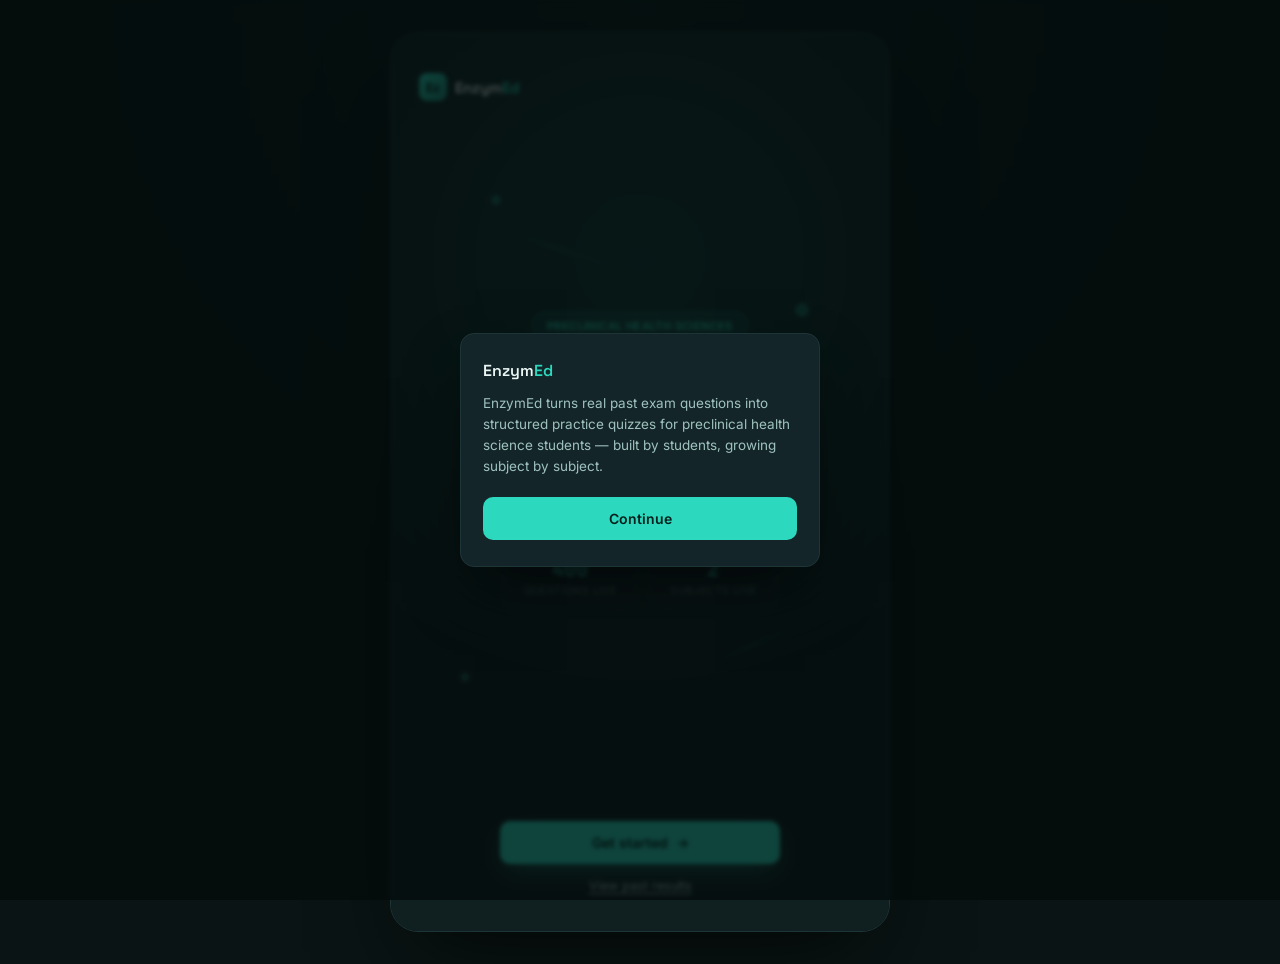
<file: index.html>
<!DOCTYPE html>
<html lang="en">
<head>
<meta charset="UTF-8">
<meta name="viewport" content="width=device-width, initial-scale=1.0">
<title>EnzymEd — Practice Quizzes</title>
<link rel="preconnect" href="https://fonts.googleapis.com">
<link href="https://fonts.googleapis.com/css2?family=Space+Grotesk:wght@500;600;700&family=Inter:wght@400;500;600&family=JetBrains+Mono:wght@500;600&display=swap" rel="stylesheet">
<link rel="stylesheet" href="style.css">
</head>
<body>

<div class="stage">

  <div class="landing-screen">

    <!-- Animated molecule motif — subtle branded motion -->
    <div class="molecule-field" aria-hidden="true">
      <div class="mol-node mol-node-1"></div>
      <div class="mol-node mol-node-2"></div>
      <div class="mol-node mol-node-3"></div>
      <div class="mol-bond mol-bond-a"></div>
      <div class="mol-bond mol-bond-b"></div>
    </div>

    <div class="landing-top landing-fade" style="animation-delay:0s">
      <div class="brand-mark landing-mark">Ez</div>
      <div class="brand-name landing-brand">Enzym<span>Ed</span></div>
    </div>

    <div class="landing-center">
      <div class="landing-badge landing-fade" style="animation-delay:0.05s">Preclinical Health Sciences</div>
      <div class="landing-title landing-fade" style="animation-delay:0.15s">Practice like it's<br>the real exam.</div>
      <div class="landing-sub landing-fade" style="animation-delay:0.25s">
        Real past questions, turned into structured practice — with instant feedback and explanations for every answer.
      </div>

      <div class="landing-stats landing-fade" style="animation-delay:0.35s">
        <div class="stat-chip">
          <div class="stat-chip-num" id="statQuestions">0</div>
          <div class="stat-chip-label">Questions live</div>
        </div>
        <div class="stat-chip">
          <div class="stat-chip-num" id="statSubjects">0</div>
          <div class="stat-chip-label">Subjects live</div>
        </div>
      </div>
    </div>

    <div class="landing-footer landing-fade" style="animation-delay:0.45s">
      <a href="courses.html" class="landing-cta-wrap">
        <button class="btn-primary landing-cta">
          <span>Get started</span>
          <span class="cta-arrow">→</span>
        </button>
      </a>
      <a href="history.html" class="landing-history-link">View past results</a>
    </div>
  </div>

  <!-- ===== DESCRIPTION POPUP (shown every time this page opens) ===== -->
  <div class="popup-overlay" id="descPopup">
    <div class="popup-card" id="popupCard">
      <div class="popup-brand">Enzym<span>Ed</span></div>
      <div class="popup-text">
        EnzymEd turns real past exam questions into structured practice quizzes for preclinical health science students — built by students, growing subject by subject.
      </div>
      <button class="btn-primary" id="popupContinueBtn" type="button">Continue</button>
    </div>
  </div>

</div>

<script src="data-mathematics.js"></script>
<script src="data-chemistry.js"></script>
<script src="data-physics.js"></script>
<script src="data-biology.js"></script>
<script src="data-anatomy.js"></script>
<script src="data-physiology.js"></script>
<script src="data-biochemistry.js"></script>
<script src="data-microbiology.js"></script>
<script src="data-biostatistics.js"></script>
<script src="script.js"></script>
</body>
</html>
</file>
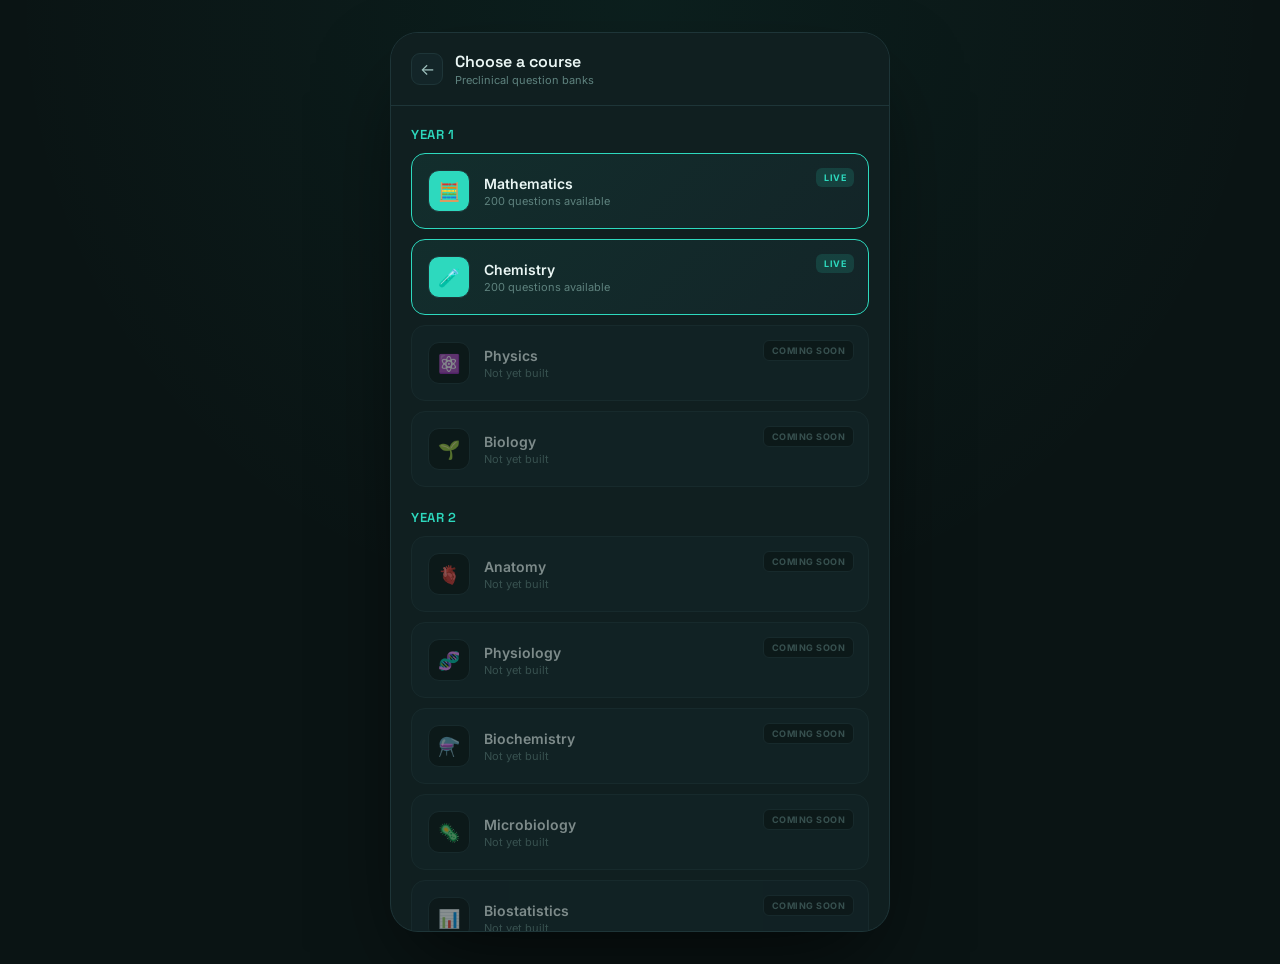
<file: courses.html>
<!DOCTYPE html>
<html lang="en">
<head>
<meta charset="UTF-8">
<meta name="viewport" content="width=device-width, initial-scale=1.0">
<title>EnzymEd — Choose a Course</title>
<link rel="preconnect" href="https://fonts.googleapis.com">
<link href="https://fonts.googleapis.com/css2?family=Space+Grotesk:wght@500;600;700&family=Inter:wght@400;500;600&family=JetBrains+Mono:wght@500;600&display=swap" rel="stylesheet">
<link rel="stylesheet" href="style.css">
</head>
<body>

<div class="stage">
  <div class="top-bar">
    <a href="index.html"><div class="back-btn">←</div></a>
    <div>
      <div class="top-title">Choose a course</div>
      <div class="top-sub">Preclinical question banks</div>
    </div>
  </div>
  <div class="picker-body" id="coursesList"></div>
</div>

<script src="data-mathematics.js"></script>
<script src="data-chemistry.js"></script>
<script src="data-physics.js"></script>
<script src="data-biology.js"></script>
<script src="data-anatomy.js"></script>
<script src="data-physiology.js"></script>
<script src="data-biochemistry.js"></script>
<script src="data-microbiology.js"></script>
<script src="data-biostatistics.js"></script>
<script src="script.js"></script>
</body>
</html>
</file>
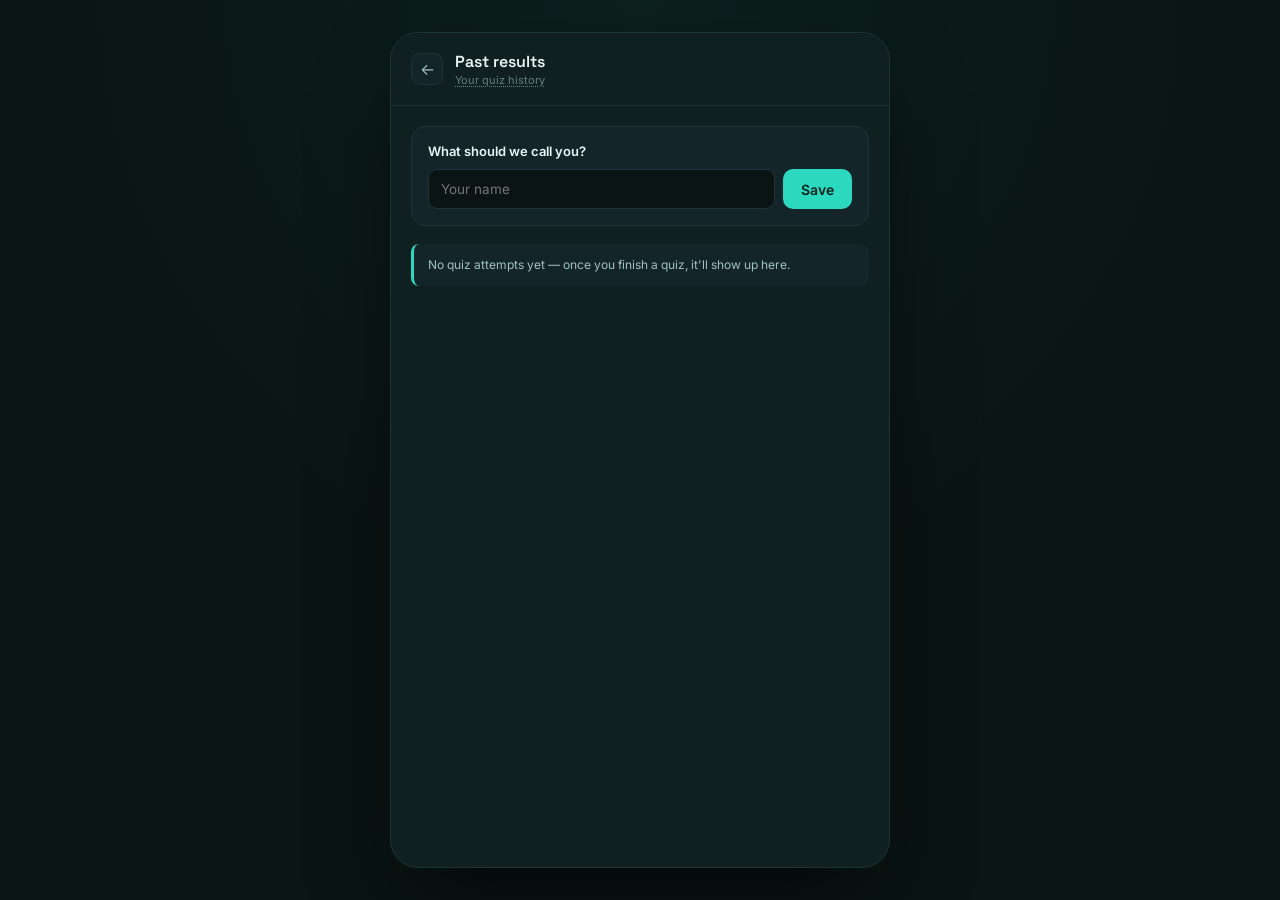
<file: history.html>
<!DOCTYPE html>
<html lang="en">
<head>
<meta charset="UTF-8">
<meta name="viewport" content="width=device-width, initial-scale=1.0">
<title>EnzymEd — Past Results</title>
<link rel="preconnect" href="https://fonts.googleapis.com">
<link href="https://fonts.googleapis.com/css2?family=Space+Grotesk:wght@500;600;700&family=Inter:wght@400;500;600&family=JetBrains+Mono:wght@500;600&display=swap" rel="stylesheet">
<link rel="stylesheet" href="style.css">
</head>
<body>

<div class="stage">
  <div class="top-bar">
    <a href="index.html"><div class="back-btn">←</div></a>
    <div>
      <div class="top-title">Past results</div>
      <div class="top-sub" id="historySubtitle">Your quiz history</div>
    </div>
  </div>
  <div class="picker-body">
    <div class="name-capture" id="nameCapture" style="display:none;">
      <div class="name-capture-label">What should we call you?</div>
      <div class="name-capture-row">
        <input type="text" id="nameInput" class="name-input" placeholder="Your name" maxlength="30">
        <button class="btn-primary name-save-btn" id="nameSaveBtn">Save</button>
      </div>
    </div>
    <div id="historyList"></div>
    <button class="btn-ghost" id="clearHistoryBtn" style="display:none; margin-top:8px;">Clear history</button>
  </div>
</div>

<script src="data-mathematics.js"></script>
<script src="data-chemistry.js"></script>
<script src="data-physics.js"></script>
<script src="data-biology.js"></script>
<script src="data-anatomy.js"></script>
<script src="data-physiology.js"></script>
<script src="data-biochemistry.js"></script>
<script src="data-microbiology.js"></script>
<script src="data-biostatistics.js"></script>
<script src="script.js"></script>
</body>
</html>
</file>
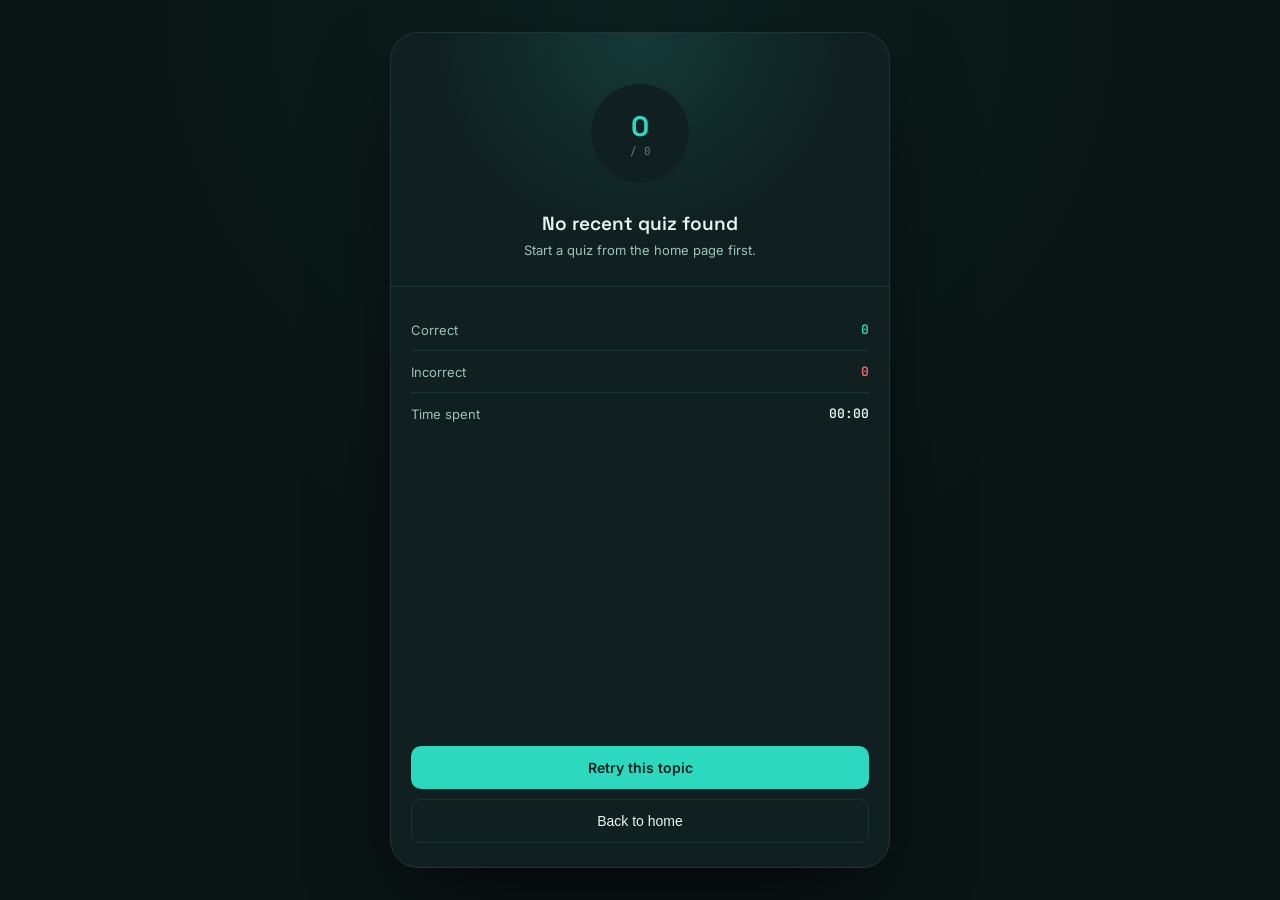
<file: results (1).html>
<!DOCTYPE html>
<html lang="en">
<head>
<meta charset="UTF-8">
<meta name="viewport" content="width=device-width, initial-scale=1.0">
<title>EnzymEd — Results</title>
<link rel="preconnect" href="https://fonts.googleapis.com">
<link href="https://fonts.googleapis.com/css2?family=Space+Grotesk:wght@500;600;700&family=Inter:wght@400;500;600&family=JetBrains+Mono:wght@500;600&display=swap" rel="stylesheet">
<link rel="stylesheet" href="style.css">
</head>
<body>

<div class="stage">
  <div class="results-hero">
    <div class="score-ring" id="scoreRing"><div class="score-ring-in"><div class="score-num" id="scoreNum">0</div><div class="score-den" id="scoreDen">/ 0</div></div></div>
    <div class="results-title" id="resultsTitle">Nice run 🧪</div>
    <div class="results-sub" id="resultsSub">Here's how you did.</div>
  </div>
  <div class="results-breakdown">
    <div class="bd-row"><div class="bd-label">Correct</div><div class="bd-val good" id="bdCorrect">0</div></div>
    <div class="bd-row"><div class="bd-label">Incorrect</div><div class="bd-val bad" id="bdIncorrect">0</div></div>
    <div class="bd-row"><div class="bd-label">Time spent</div><div class="bd-val" id="bdTime">00:00</div></div>
  </div>
  <div class="results-footer">
    <button class="btn-primary" id="reviewAnswersBtn" style="display:none;">Review answers</button>
    <button class="btn-primary" id="retryBtn">Retry this topic</button>
    <button class="btn-ghost" id="homeBtn">Back to home</button>
  </div>
</div>

<script src="data-mathematics.js"></script>
<script src="data-chemistry.js"></script>
<script src="data-physics.js"></script>
<script src="data-biology.js"></script>
<script src="data-anatomy.js"></script>
<script src="data-physiology.js"></script>
<script src="data-biochemistry.js"></script>
<script src="data-microbiology.js"></script>
<script src="data-biostatistics.js"></script>
<script src="script.js"></script>
</body>
</html>
</file>
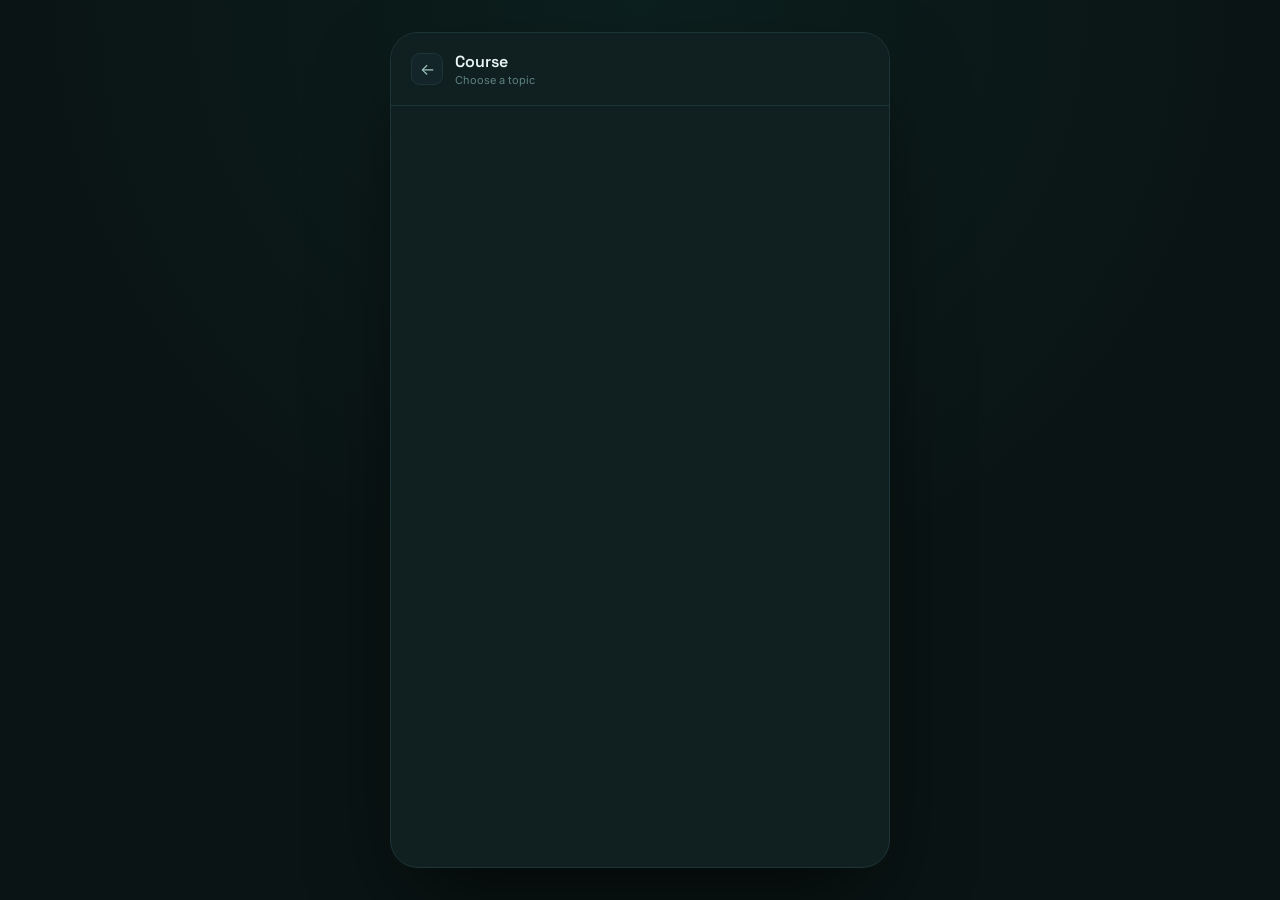
<file: topics.html>
<!DOCTYPE html>
<html lang="en">
<head>
<meta charset="UTF-8">
<meta name="viewport" content="width=device-width, initial-scale=1.0">
<title>EnzymEd — Choose a Topic</title>
<link rel="preconnect" href="https://fonts.googleapis.com">
<link href="https://fonts.googleapis.com/css2?family=Space+Grotesk:wght@500;600;700&family=Inter:wght@400;500;600&family=JetBrains+Mono:wght@500;600&display=swap" rel="stylesheet">
<link rel="stylesheet" href="style.css">
</head>
<body>

<div class="stage">
  <div class="top-bar">
    <a href="courses.html"><div class="back-btn">←</div></a>
    <div>
      <div class="top-title" id="topTitle">Course</div>
      <div class="top-sub">Choose a topic</div>
    </div>
  </div>
  <div class="picker-body" id="topicsList"></div>
</div>

<script src="data-mathematics.js"></script>
<script src="data-chemistry.js"></script>
<script src="data-physics.js"></script>
<script src="data-biology.js"></script>
<script src="data-anatomy.js"></script>
<script src="data-physiology.js"></script>
<script src="data-biochemistry.js"></script>
<script src="data-microbiology.js"></script>
<script src="data-biostatistics.js"></script>
<script src="script.js"></script>
</body>
</html>
</file>
<file: style.css>
/* ============================================
   EnzymEd Quiz App — Shared Stylesheet
   Used by: index.html, courses.html, quiz.html, results.html
   ============================================ */

:root{
  --bg-deep:#0A1414;
  --bg-panel:#101F20;
  --bg-panel-2:#132528;
  --line:#1E3538;
  --teal:#2DD9BE;
  --teal-dim:#1D8C7A;
  --amber:#F5A623;
  --coral:#FF6B6B;
  --text-hi:#EAF6F4;
  --text-mid:#9FC2BE;
  --text-low:#5E827E;
  --radius:14px;
}
*{box-sizing:border-box; margin:0; padding:0;}
html{overflow-x:hidden;}
body{
  background:var(--bg-deep);
  color:var(--text-hi);
  font-family:'Inter',sans-serif;
  min-height:100vh;
  -webkit-font-smoothing:antialiased;
  overflow-x:hidden;
}
.display{font-family:'Space Grotesk',sans-serif;}
.mono{font-family:'JetBrains Mono',monospace;}
a{color:inherit; text-decoration:none;}

.stage{
  max-width:460px;
  width:100%;
  margin:0 auto;
  background:var(--bg-panel);
  min-height:100vh;
  position:relative;
  display:flex;
  flex-direction:column;
  overflow-x:hidden;
}

/* ---------- Responsive: tablet and desktop ----------
   On phones (the default above), the card fills the screen naturally.
   On wider screens, rather than leaving it stranded as a narrow column
   in empty space, give it a defined "app frame" — a bit wider, with a
   visible edge and shadow — so it reads as intentional, not broken. */
@media (min-width: 640px){
  body{
    padding:32px 16px;
    display:flex;
    justify-content:center;
    background:
      radial-gradient(circle at 50% 0%, rgba(45,217,190,0.06), transparent 55%),
      var(--bg-deep);
  }
  .stage{
    max-width:480px;
    min-height:auto;
    max-height:900px;
    border-radius:28px;
    border:1px solid var(--line);
    box-shadow:0 40px 90px -20px rgba(0,0,0,0.65);
    overflow-y:auto;
  }
  /* landing-screen forces min-height:100vh for the mobile full-screen look —
     on the capped desktop/tablet card, let it fill the card naturally instead. */
  .landing-screen{
    min-height:auto;
  }
  #overviewScreen, #questionScreen{
    min-height:auto;
  }
}

@media (min-width: 1024px){
  .stage{
    max-width:500px;
  }
}


/* Safety net: these screens are toggled via JS (display:none <-> flex).
   Forcing flex-direction:column here means even if a future JS change
   sets display:flex without specifying direction, content still stacks
   correctly instead of collapsing into a horizontal row. */
#overviewScreen, #questionScreen{
  flex-direction:column;
}

/* Buttons */
.btn-primary{
  background:var(--teal); color:#04211D; border:none; padding:13px 16px; border-radius:10px;
  font-weight:600; font-size:14px; font-family:'Inter'; cursor:pointer; width:100%;
}
.btn-primary:disabled{background:var(--line); color:var(--text-low); cursor:not-allowed;}
.btn-ghost{
  padding:13px 16px; border-radius:10px; border:1px solid var(--line); background:transparent;
  color:var(--text-hi); font-size:14px; cursor:pointer; width:100%;
}

/* Overview & question screens (quiz.html) — always stack vertically.
   JS only toggles display:none/flex; direction is fixed here so that
   toggling display can never accidentally break the layout again. */
#overviewScreen, #questionScreen{
  display:flex;
  flex-direction:column;
  min-height:100vh;
}

/* Header / top bar (courses, quiz, results pages) */
.top-bar{
  padding:18px 20px; display:flex; align-items:center; gap:12px; border-bottom:1px solid var(--line);
  background:var(--bg-panel);
}
.back-btn{
  width:32px; height:32px; border-radius:9px; background:var(--bg-panel-2); border:1px solid var(--line);
  display:flex; align-items:center; justify-content:center; color:var(--text-mid); cursor:pointer; font-size:16px;
}
.top-title{font-family:'Space Grotesk'; font-weight:600; font-size:16px;}
.top-sub{font-size:11px; color:var(--text-low); margin-top:1px;}

/* Brand mark (home page) */
.brand-row{display:flex; align-items:center; gap:8px; margin-bottom:28px;}
.brand-mark{
  width:28px; height:28px; border-radius:8px;
  background:linear-gradient(135deg, var(--teal), var(--teal-dim));
  display:flex; align-items:center; justify-content:center;
  font-family:'Space Grotesk'; font-weight:700; color:#04211D; font-size:14px;
}
.brand-name{font-family:'Space Grotesk'; font-weight:600; font-size:15px;}
.brand-name span{color:var(--teal);}

/* Home hero */
.home-hero{
  padding:32px 24px 24px;
  background:radial-gradient(circle at 20% 0%, rgba(45,217,190,0.14), transparent 55%), var(--bg-panel);
  border-bottom:1px solid var(--line);
}
.hero-eyebrow{font-size:11px; text-transform:uppercase; letter-spacing:1.5px; color:var(--teal); margin-bottom:10px; font-weight:600;}
.hero-title{font-family:'Space Grotesk'; font-size:30px; line-height:1.15; font-weight:700; margin-bottom:12px;}
.hero-sub{font-size:14px; color:var(--text-mid); line-height:1.5; margin-bottom:22px;}
.home-body{padding:24px; flex:1;}
.section-label{font-size:12px; font-weight:600; text-transform:uppercase; letter-spacing:0.8px; color:var(--text-mid); margin-bottom:12px;}

/* Course picker */
.picker-body{padding:20px; flex:1; overflow-y:auto;}
.year-heading{
  font-family:'Space Grotesk'; font-size:13px; font-weight:600; color:var(--teal);
  text-transform:uppercase; letter-spacing:0.6px; margin:22px 0 10px;
}
.year-heading:first-child{margin-top:0;}
.course-card{
  border:1px solid var(--line); border-radius:var(--radius); padding:16px; margin-bottom:10px;
  background:var(--bg-panel-2); display:flex; align-items:center; gap:14px; cursor:pointer; position:relative;
}
.course-card.active{border-color:var(--teal); background:linear-gradient(135deg, rgba(45,217,190,0.08), var(--bg-panel-2));}
.course-card.locked{opacity:0.5; cursor:default;}
.course-icon{
  width:42px; height:42px; border-radius:11px; background:var(--bg-deep); display:flex; align-items:center; justify-content:center;
  font-size:18px; flex-shrink:0; border:1px solid var(--line);
}
.course-card.active .course-icon{background:var(--teal); color:#04211D;}
.course-name{font-size:14px; font-weight:600;}
.course-meta{font-size:11px; color:var(--text-low); margin-top:2px;}
.course-badge{
  position:absolute; top:14px; right:14px; font-size:9px; font-weight:700; padding:4px 8px; border-radius:6px;
  text-transform:uppercase; letter-spacing:0.5px;
}
.badge-live{background:rgba(45,217,190,0.15); color:var(--teal);}
.badge-soon{background:var(--bg-deep); color:var(--text-low); border:1px solid var(--line);}

/* Topic list (within a subject) */
.topic-card{
  border:1px solid var(--line); border-radius:var(--radius); padding:14px 16px; margin-bottom:8px;
  background:var(--bg-panel-2); cursor:pointer;
}
.topic-card.locked{opacity:0.5; cursor:default;}
.topic-name{font-size:13.5px; font-weight:600;}
.topic-meta{font-size:11px; color:var(--text-low); margin-top:3px;}
.topic-overview{
  font-size:12px; color:var(--text-mid); line-height:1.5; margin:14px 0 18px;
  background:var(--bg-panel-2); border-left:3px solid var(--teal); border-radius:8px; padding:12px 14px;
}

/* Quiz */
.quiz-top{padding:16px 20px; border-bottom:1px solid var(--line); background:var(--bg-panel);}
.quiz-meta-row{display:flex; justify-content:space-between; align-items:center; margin-bottom:12px;}
.quiz-course-tag{font-size:11px; color:var(--teal); font-weight:600; text-transform:uppercase; letter-spacing:0.5px;}
.quiz-timer{font-family:'JetBrains Mono'; font-size:13px; color:var(--amber); font-weight:600;}
.quiz-progress-track{height:4px; background:var(--line); border-radius:2px; overflow:hidden;}
.quiz-progress-fill{height:100%; width:0%; background:linear-gradient(90deg, var(--teal-dim), var(--teal)); border-radius:2px; transition:width .3s;}
.quiz-progress-label{font-size:10px; color:var(--text-low); margin-top:6px; font-family:'JetBrains Mono';}
.quiz-body{padding:24px 20px; flex:1; display:flex; flex-direction:column;}
.q-format-tag{display:inline-block; font-size:10px; padding:4px 9px; border-radius:6px; background:var(--bg-panel-2); border:1px solid var(--line); color:var(--text-mid); margin-bottom:16px; font-weight:600; width:fit-content;}
.q-stem{font-size:16px; line-height:1.55; margin-bottom:22px;}
.q-options{display:flex; flex-direction:column; gap:10px; margin-bottom:18px;}
.option{border:1px solid var(--line); background:var(--bg-panel-2); border-radius:11px; padding:13px 14px; display:flex; align-items:center; gap:12px; cursor:pointer; font-size:13.5px; transition:all .12s;}
.option:hover{border-color:var(--teal-dim);}
.option .opt-letter{width:24px; height:24px; border-radius:7px; background:var(--bg-deep); border:1px solid var(--line); display:flex; align-items:center; justify-content:center; font-size:11px; font-family:'JetBrains Mono'; color:var(--text-mid); flex-shrink:0;}
.option.correct{border-color:var(--teal); background:rgba(45,217,190,0.08);}
.option.correct .opt-letter{background:var(--teal); color:#04211D; border-color:var(--teal);}
.option.incorrect{border-color:var(--coral); background:rgba(255,107,107,0.07);}
.option.incorrect .opt-letter{background:var(--coral); color:#2A0808; border-color:var(--coral);}
.option.disabled{cursor:default; pointer-events:none;}
/* Exam mode: selection is marked neutrally — no correct/incorrect reveal until submit */
.option.selected{border-color:var(--amber); background:rgba(245,166,35,0.08);}
.option.selected .opt-letter{background:var(--amber); color:#2A1D04; border-color:var(--amber);}

/* ---------- Mode choice cards (Quiz Mode vs Exam Mode) ---------- */
.mode-choice-label{
  font-size:12px; font-weight:600; text-transform:uppercase; letter-spacing:0.6px;
  color:var(--text-mid); margin:22px 0 12px;
}
.mode-card{
  display:flex; align-items:flex-start; gap:14px; border:1px solid var(--line);
  background:var(--bg-panel-2); border-radius:var(--radius); padding:16px; margin-bottom:10px; cursor:pointer;
  transition:border-color 0.15s ease;
}
.mode-card:hover{border-color:var(--teal-dim);}
.mode-card:active{transform:scale(0.98);}
.mode-card-icon{font-size:20px; flex-shrink:0;}
.mode-card-title{font-size:14px; font-weight:600; margin-bottom:3px;}
.mode-card-desc{font-size:12px; color:var(--text-low); line-height:1.5;}

/* ---------- Question navigator (exam mode) ---------- */
.question-nav{
  display:flex; gap:6px; overflow-x:auto; margin-top:12px; padding-bottom:4px;
}
.nav-dot{
  flex-shrink:0; width:28px; height:28px; border-radius:8px; display:flex; align-items:center; justify-content:center;
  font-family:'JetBrains Mono'; font-size:11px; font-weight:600; color:var(--text-mid);
  background:var(--bg-panel-2); border:1px solid var(--line); cursor:pointer;
}
.nav-dot-answered{background:rgba(245,166,35,0.15); border-color:var(--amber); color:var(--amber);}
.nav-dot-current{border-color:var(--teal); color:var(--teal); box-shadow:0 0 0 2px rgba(45,217,190,0.2);}

/* ---------- Exam mode footer ---------- */
.exam-footer{display:flex; flex-direction:column; gap:10px;}
.exam-nav-row{display:flex; gap:10px;}
.exam-nav-row .btn-ghost{flex:1;}
.exam-nav-row .btn-ghost:disabled{opacity:0.4; cursor:not-allowed;}
.explain-box{background:var(--bg-panel-2); border-left:3px solid var(--teal); border-radius:8px; padding:12px 14px; font-size:12.5px; color:var(--text-mid); line-height:1.5; margin-bottom:18px; display:none;}
.explain-box b{color:var(--teal);}
.quiz-footer{margin-top:auto;}

/* Results */
.results-hero{padding:40px 24px 28px; text-align:center; border-bottom:1px solid var(--line); background:radial-gradient(circle at 50% 0%, rgba(45,217,190,0.14), transparent 60%);}
.score-ring{width:120px; height:120px; border-radius:50%; margin:0 auto 18px; display:flex; align-items:center; justify-content:center;}
.score-ring-in{width:98px; height:98px; border-radius:50%; background:var(--bg-panel); display:flex; flex-direction:column; align-items:center; justify-content:center;}
.score-num{font-family:'Space Grotesk'; font-size:28px; font-weight:700; color:var(--teal);}
.score-den{font-size:11px; color:var(--text-low); font-family:'JetBrains Mono';}
.results-title{font-family:'Space Grotesk'; font-size:19px; font-weight:600; margin-bottom:6px;}
.results-sub{font-size:13px; color:var(--text-mid);}
.results-breakdown{padding:22px 20px; flex:1;}
.bd-row{display:flex; justify-content:space-between; align-items:center; padding:12px 0; border-bottom:1px solid var(--line); font-size:13px;}
.bd-row:last-child{border-bottom:none;}
.bd-label{color:var(--text-mid);}
.bd-val{font-family:'JetBrains Mono'; font-weight:600;}
.bd-val.good{color:var(--teal);}
.bd-val.bad{color:var(--coral);}
.results-footer{padding:0 20px 24px; display:flex; flex-direction:column; gap:10px;}

/* ---------- Landing screen (interactive homepage) ---------- */
.landing-screen{
  flex:1; display:flex; flex-direction:column; justify-content:space-between;
  min-height:100vh; padding:40px 28px; position:relative; overflow:hidden;
  background:radial-gradient(circle at 50% 25%, rgba(45,217,190,0.16), transparent 60%);
}

/* Subtle animated molecule motif in the background — ties to the enzyme/reaction brand */
.molecule-field{position:absolute; inset:0; z-index:0; pointer-events:none;}
.mol-node{
  position:absolute; width:10px; height:10px; border-radius:50%;
  background:var(--teal); opacity:0.35; filter:blur(0.5px);
  animation:mol-float 7s ease-in-out infinite;
}
.mol-node-1{top:18%; left:20%; animation-delay:0s;}
.mol-node-2{top:30%; right:16%; width:14px; height:14px; animation-delay:1.2s;}
.mol-node-3{bottom:28%; left:14%; width:8px; height:8px; animation-delay:2.4s;}
.mol-bond{
  position:absolute; height:1px; background:linear-gradient(90deg, transparent, rgba(45,217,190,0.3), transparent);
  animation:mol-pulse 5s ease-in-out infinite;
}
.mol-bond-a{top:24%; left:22%; width:120px; transform:rotate(18deg); animation-delay:0.5s;}
.mol-bond-b{bottom:32%; right:18%; width:90px; transform:rotate(-24deg); animation-delay:1.8s;}
@keyframes mol-float{
  0%, 100%{ transform:translateY(0px); }
  50%{ transform:translateY(-14px); }
}
@keyframes mol-pulse{
  0%, 100%{ opacity:0.15; }
  50%{ opacity:0.5; }
}

.landing-top{position:relative; z-index:1; display:flex; align-items:center; gap:8px;}
.landing-top .landing-mark{width:28px; height:28px; border-radius:8px; font-size:13px; margin-bottom:0; box-shadow:none;}
.landing-top .landing-brand{font-size:15px; margin-bottom:0;}

.landing-center{
  flex:1; display:flex; flex-direction:column; align-items:center; justify-content:center;
  text-align:center; position:relative; z-index:1;
}

.landing-badge{
  display:inline-block; font-size:11px; font-weight:600; letter-spacing:0.4px; text-transform:uppercase;
  color:var(--teal); background:rgba(45,217,190,0.1); border:1px solid rgba(45,217,190,0.25);
  padding:6px 14px; border-radius:20px; margin-bottom:18px;
}
.landing-title{
  font-family:'Space Grotesk'; font-weight:700; font-size:32px; line-height:1.2; margin-bottom:14px;
}
.landing-sub{font-size:14.5px; color:var(--text-mid); line-height:1.55; max-width:320px; margin:0 auto 26px;}

.landing-stats{display:flex; gap:12px; justify-content:center;}
.stat-chip{
  background:var(--bg-panel-2); border:1px solid var(--line); border-radius:12px;
  padding:12px 20px; min-width:100px;
}
.stat-chip-num{font-family:'JetBrains Mono'; font-size:20px; font-weight:600; color:var(--teal);}
.stat-chip-label{font-size:10.5px; color:var(--text-low); margin-top:2px; text-transform:uppercase; letter-spacing:0.4px;}


/* Staggered fade/rise entrance — each element animates in with its own delay */
.landing-fade{
  opacity:0; transform:translateY(14px);
  animation:landing-rise 0.6s ease forwards;
}
@keyframes landing-rise{
  to{ opacity:1; transform:translateY(0); }
}

.landing-footer{display:flex; flex-direction:column; align-items:center; gap:14px; position:relative; z-index:1;}
.landing-cta-wrap{width:100%; max-width:280px;}
.landing-cta{
  display:flex; align-items:center; justify-content:center; gap:8px;
  transition:transform 0.15s ease, box-shadow 0.15s ease;
  box-shadow:0 10px 24px -8px rgba(45,217,190,0.45);
}
.landing-cta:active{ transform:scale(0.96); }
.cta-arrow{transition:transform 0.15s ease;}
.landing-cta:hover .cta-arrow{ transform:translateX(3px); }
.landing-history-link{font-size:12.5px; color:var(--text-mid); text-decoration:underline; text-underline-offset:3px;}

/* ---------- Description popup ---------- */
.popup-overlay{
  position:fixed; inset:0; background:rgba(4,10,10,0.72); backdrop-filter:blur(2px);
  display:flex; align-items:center; justify-content:center; padding:24px; z-index:50;
  opacity:1; transition:opacity 0.25s ease;
}
.popup-overlay.popup-hidden{ opacity:0; pointer-events:none; }
.popup-card{
  background:var(--bg-panel-2); border:1px solid var(--line); border-radius:var(--radius);
  padding:26px 22px; max-width:360px; width:100%;
  box-shadow:0 30px 60px -15px rgba(0,0,0,0.6);
  animation:popup-rise 0.35s ease;
}
@keyframes popup-rise{
  from{ opacity:0; transform:translateY(18px) scale(0.97); }
  to{ opacity:1; transform:translateY(0) scale(1); }
}
.popup-brand{font-family:'Space Grotesk'; font-weight:600; font-size:16px; margin-bottom:12px;}
.popup-brand span{color:var(--teal);}
.popup-text{font-size:13.5px; color:var(--text-mid); line-height:1.55; margin-bottom:20px;}

/* ---------- Name capture (history page) ---------- */
.name-capture{
  background:var(--bg-panel-2); border:1px solid var(--line); border-radius:var(--radius);
  padding:16px; margin-bottom:18px;
}
.name-capture-label{font-size:13px; font-weight:600; margin-bottom:10px;}
.name-capture-row{display:flex; gap:8px;}
.name-input{
  flex:1; background:var(--bg-deep); border:1px solid var(--line); border-radius:9px;
  padding:11px 12px; color:var(--text-hi); font-size:13.5px; font-family:'Inter';
}
.name-input:focus{outline:none; border-color:var(--teal-dim);}
.name-save-btn{width:auto; padding:11px 18px; flex-shrink:0;}
#historySubtitle{cursor:pointer; text-decoration:underline; text-decoration-style:dotted; text-underline-offset:2px;}

/* ---------- Review answers page ---------- */
.review-card{
  border:1px solid var(--line); background:var(--bg-panel-2); border-radius:var(--radius);
  padding:16px; margin-bottom:14px;
}
.review-q-header{display:flex; justify-content:space-between; align-items:center; margin-bottom:10px;}
.review-q-num{font-family:'JetBrains Mono'; font-size:11px; color:var(--text-low); font-weight:600;}
.review-badge{font-size:10px; font-weight:700; padding:4px 9px; border-radius:6px; text-transform:uppercase; letter-spacing:0.4px;}
.review-badge-correct{background:rgba(45,217,190,0.15); color:var(--teal);}
.review-badge-wrong{background:rgba(255,107,107,0.15); color:var(--coral);}
.review-badge-skipped{background:var(--bg-deep); color:var(--text-low); border:1px solid var(--line);}
.review-stem{font-size:14px; line-height:1.5; margin-bottom:12px;}
.review-options{display:flex; flex-direction:column; gap:6px; margin-bottom:12px;}
.review-option{
  display:flex; align-items:center; gap:10px; border:1px solid var(--line); border-radius:8px;
  padding:9px 11px; font-size:12.5px; background:var(--bg-deep);
}
.review-opt-letter{
  width:20px; height:20px; border-radius:6px; background:var(--bg-panel-2); border:1px solid var(--line);
  display:flex; align-items:center; justify-content:center; font-size:10px; font-family:'JetBrains Mono'; flex-shrink:0;
}
.review-correct{border-color:var(--teal); background:rgba(45,217,190,0.08);}
.review-correct .review-opt-letter{background:var(--teal); color:#04211D; border-color:var(--teal);}
.review-incorrect{border-color:var(--coral); background:rgba(255,107,107,0.07);}
.review-incorrect .review-opt-letter{background:var(--coral); color:#2A0808; border-color:var(--coral);}

::-webkit-scrollbar{width:0px;}
</file>
